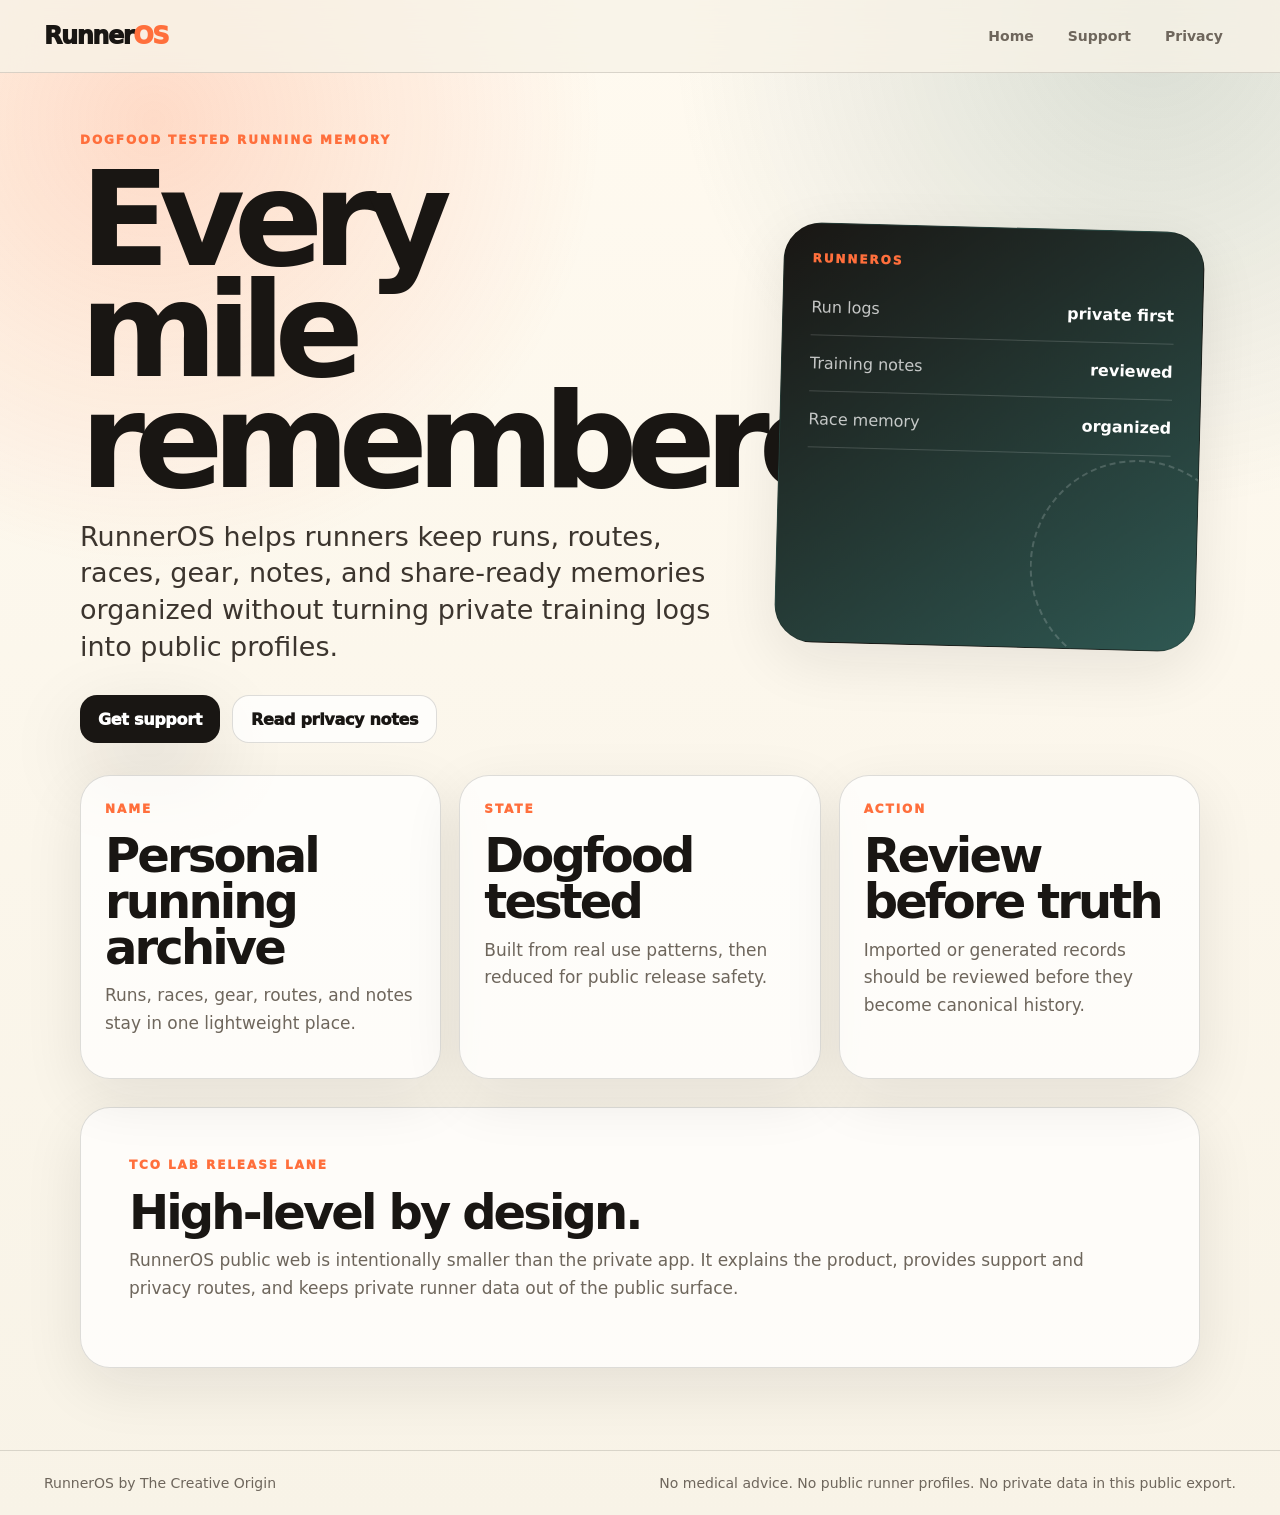
<file: index.html>
<!doctype html>
<html lang="en">
  <head>
    <meta charset="utf-8">
    <meta name="viewport" content="width=device-width, initial-scale=1">
    <meta http-equiv="refresh" content="0; url=./runneros/">
    <title>RunnerOS</title>
    <link rel="stylesheet" href="./runneros/assets/styles.css">
  </head>
  <body>
    <main class="simple-redirect">
      <p>Opening RunnerOS...</p>
      <a class="button dark" href="./runneros/">Open RunnerOS</a>
    </main>
  </body>
</html>
</file>
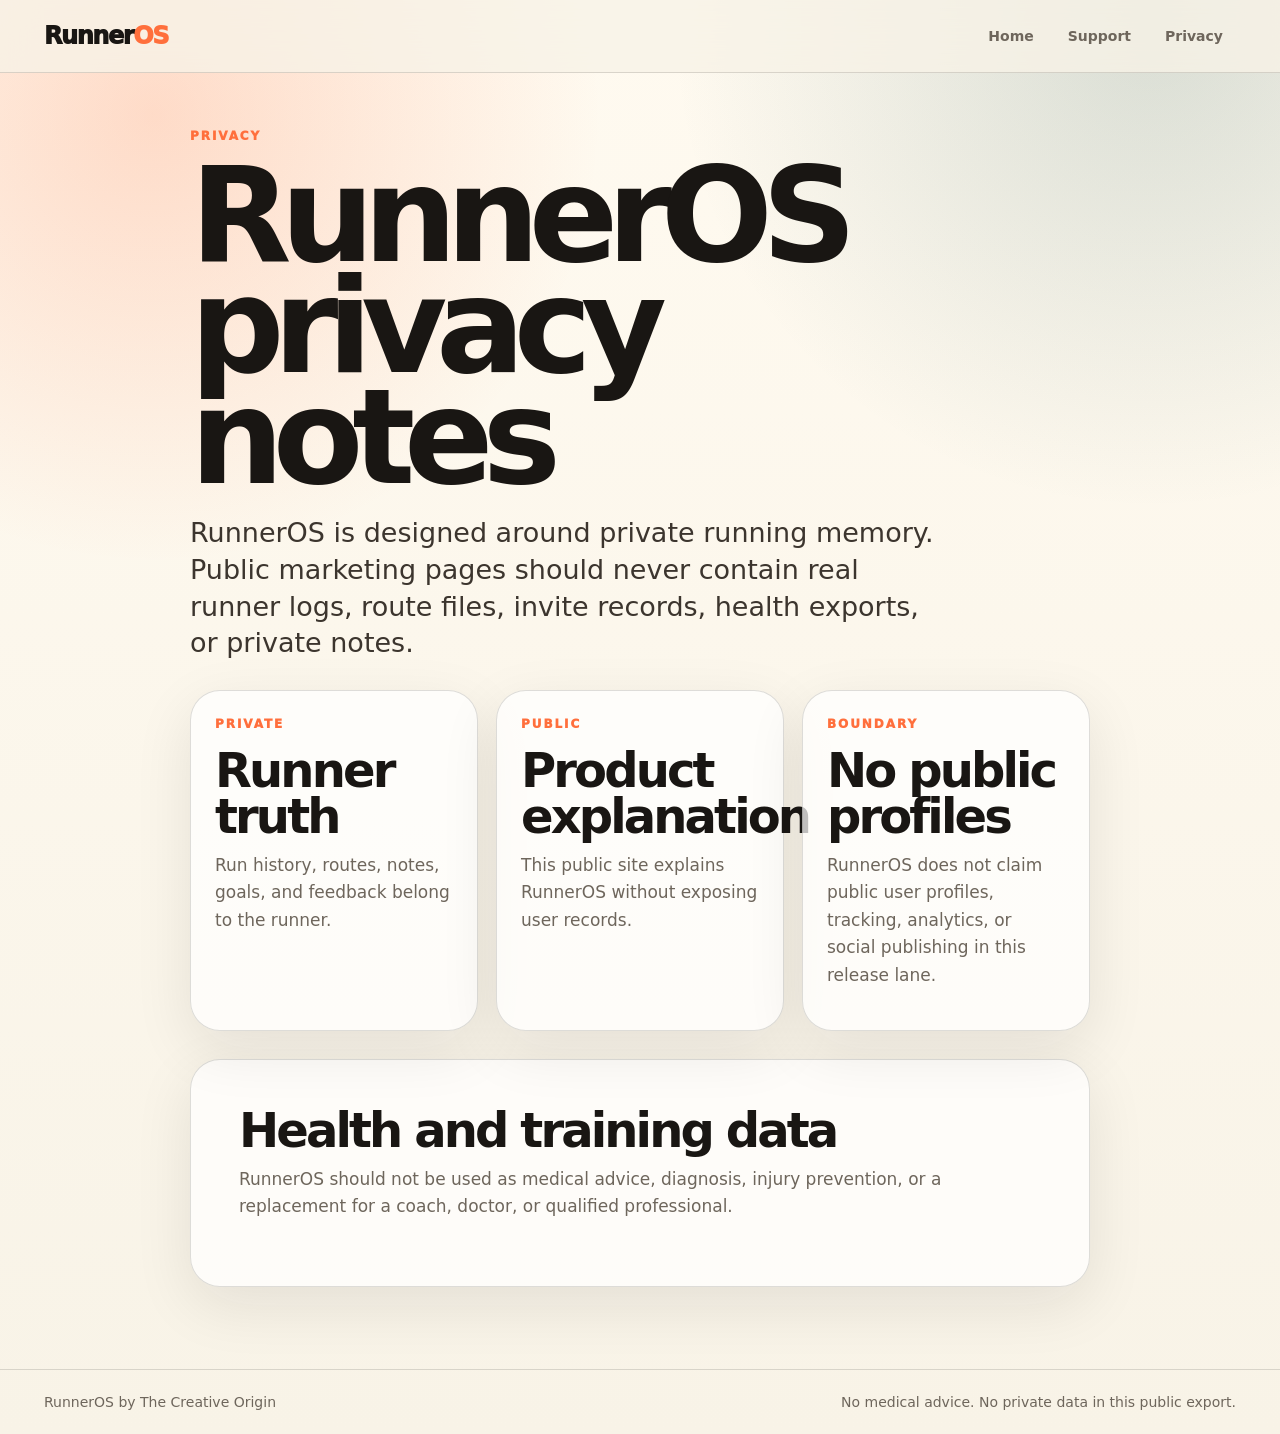
<file: privacy/index.html>
<!doctype html>
<html lang="en">
  <head>
    <meta charset="utf-8">
    <meta name="viewport" content="width=device-width, initial-scale=1">
    <meta http-equiv="refresh" content="0; url=../runneros/privacy/">
    <title>RunnerOS Privacy</title>
    <link rel="stylesheet" href="../runneros/assets/styles.css">
  </head>
  <body>
    <main class="simple-redirect">
      <p>Opening RunnerOS privacy...</p>
      <a class="button dark" href="../runneros/privacy/">Open privacy</a>
    </main>
  </body>
</html>
</file>
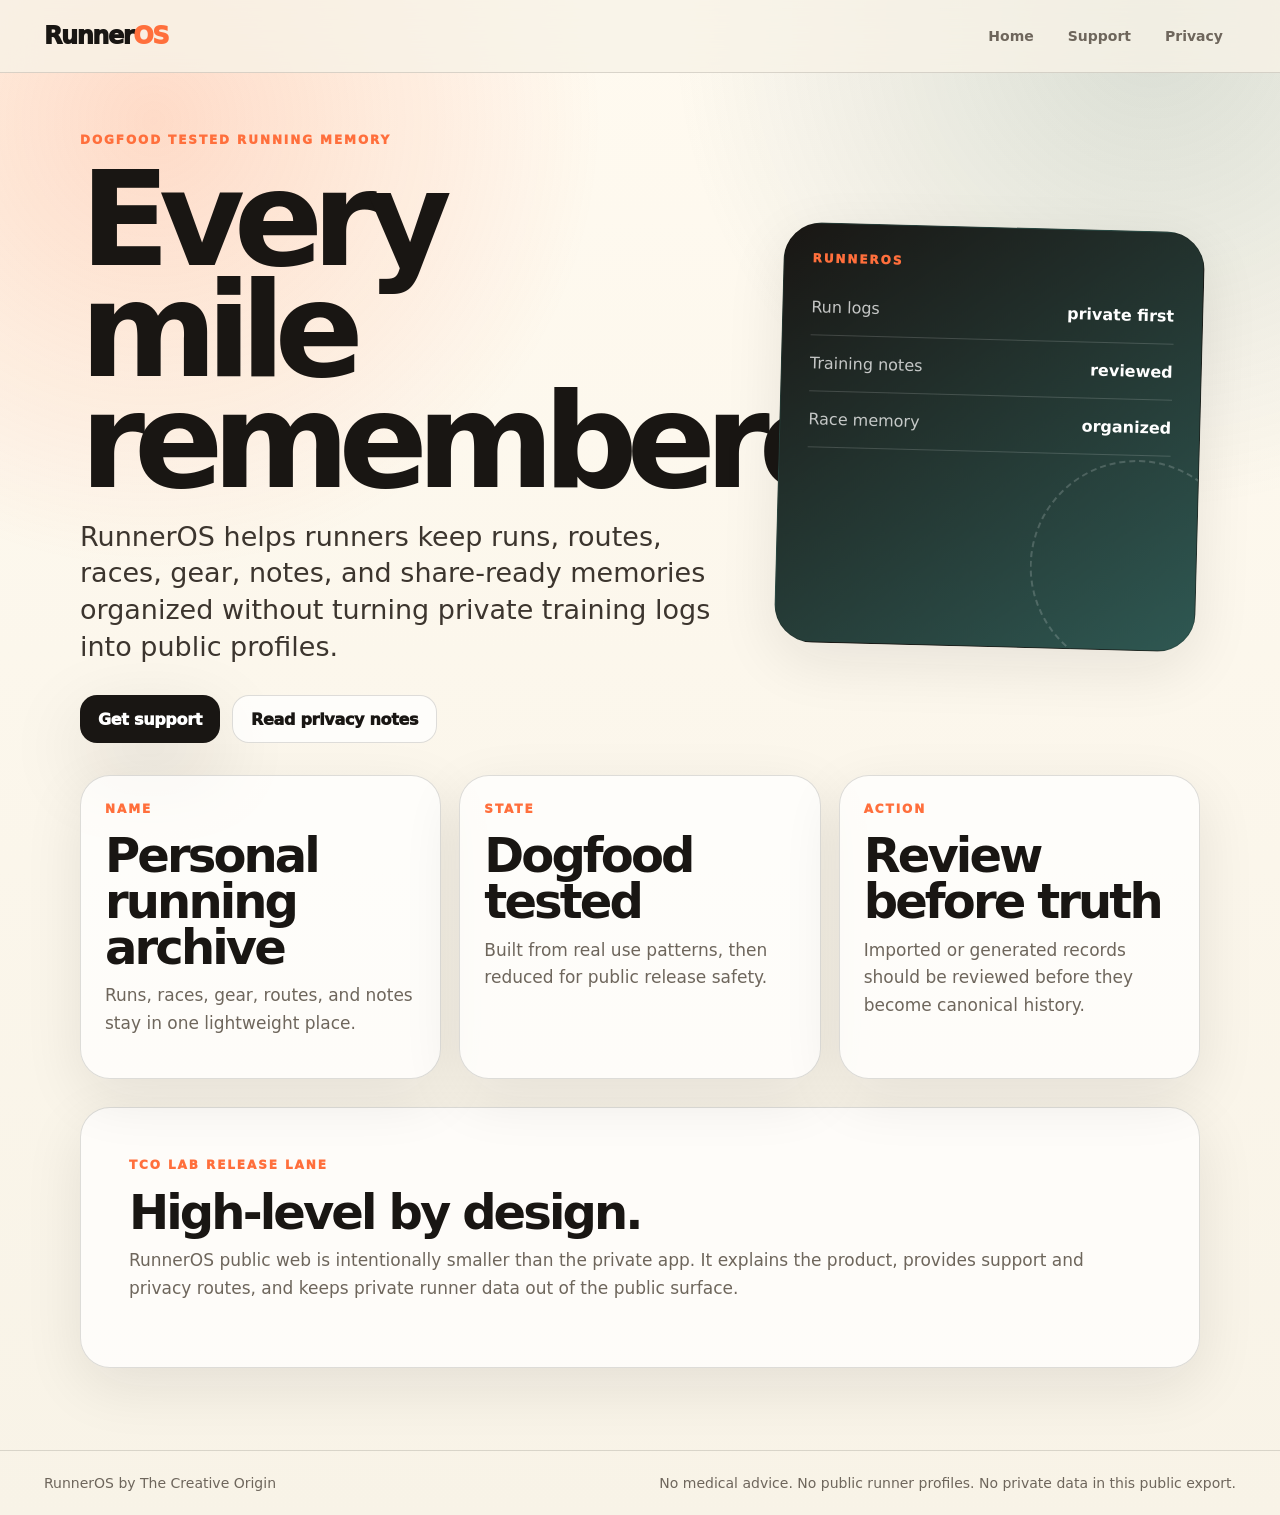
<file: runneros/index.html>
<!doctype html>
<html lang="en">
  <head>
    <meta charset="utf-8">
    <meta name="viewport" content="width=device-width, initial-scale=1">
    <meta name="description" content="RunnerOS is a lightweight run logging and training-notes app for runners, crews, and community run organizers.">
    <title>RunnerOS</title>
    <link rel="stylesheet" href="./assets/styles.css">
  </head>
  <body>
    <header class="site-header">
      <a class="mark" href="./">Runner<span>OS</span></a>
      <nav aria-label="Primary navigation">
        <a href="./">Home</a>
        <a href="./support/">Support</a>
        <a href="./privacy/">Privacy</a>
      </nav>
    </header>

    <main>
      <section class="hero">
        <div class="hero-copy">
          <p class="eyebrow">Dogfood tested running memory</p>
          <h1>Every mile remembered.</h1>
          <p class="lede">RunnerOS helps runners keep runs, routes, races, gear, notes, and share-ready memories organized without turning private training logs into public profiles.</p>
          <div class="actions">
            <a class="button dark" href="./support/">Get support</a>
            <a class="button light" href="./privacy/">Read privacy notes</a>
          </div>
        </div>
        <aside class="signal-card" aria-label="RunnerOS product summary">
          <div class="card-topline">RunnerOS</div>
          <div class="signal-row">
            <span>Run logs</span>
            <strong>private first</strong>
          </div>
          <div class="signal-row">
            <span>Training notes</span>
            <strong>reviewed</strong>
          </div>
          <div class="signal-row">
            <span>Race memory</span>
            <strong>organized</strong>
          </div>
        </aside>
      </section>

      <section class="panel-grid" aria-label="RunnerOS principles">
        <article class="panel">
          <p class="panel-label">Name</p>
          <h2>Personal running archive</h2>
          <p>Runs, races, gear, routes, and notes stay in one lightweight place.</p>
        </article>
        <article class="panel">
          <p class="panel-label">State</p>
          <h2>Dogfood tested</h2>
          <p>Built from real use patterns, then reduced for public release safety.</p>
        </article>
        <article class="panel">
          <p class="panel-label">Action</p>
          <h2>Review before truth</h2>
          <p>Imported or generated records should be reviewed before they become canonical history.</p>
        </article>
      </section>

      <section class="wide-panel">
        <p class="eyebrow">TCO Lab release lane</p>
        <h2>High-level by design.</h2>
        <p>RunnerOS public web is intentionally smaller than the private app. It explains the product, provides support and privacy routes, and keeps private runner data out of the public surface.</p>
      </section>
    </main>

    <footer>
      <span>RunnerOS by The Creative Origin</span>
      <span>No medical advice. No public runner profiles. No private data in this public export.</span>
    </footer>
  </body>
</html>
</file>
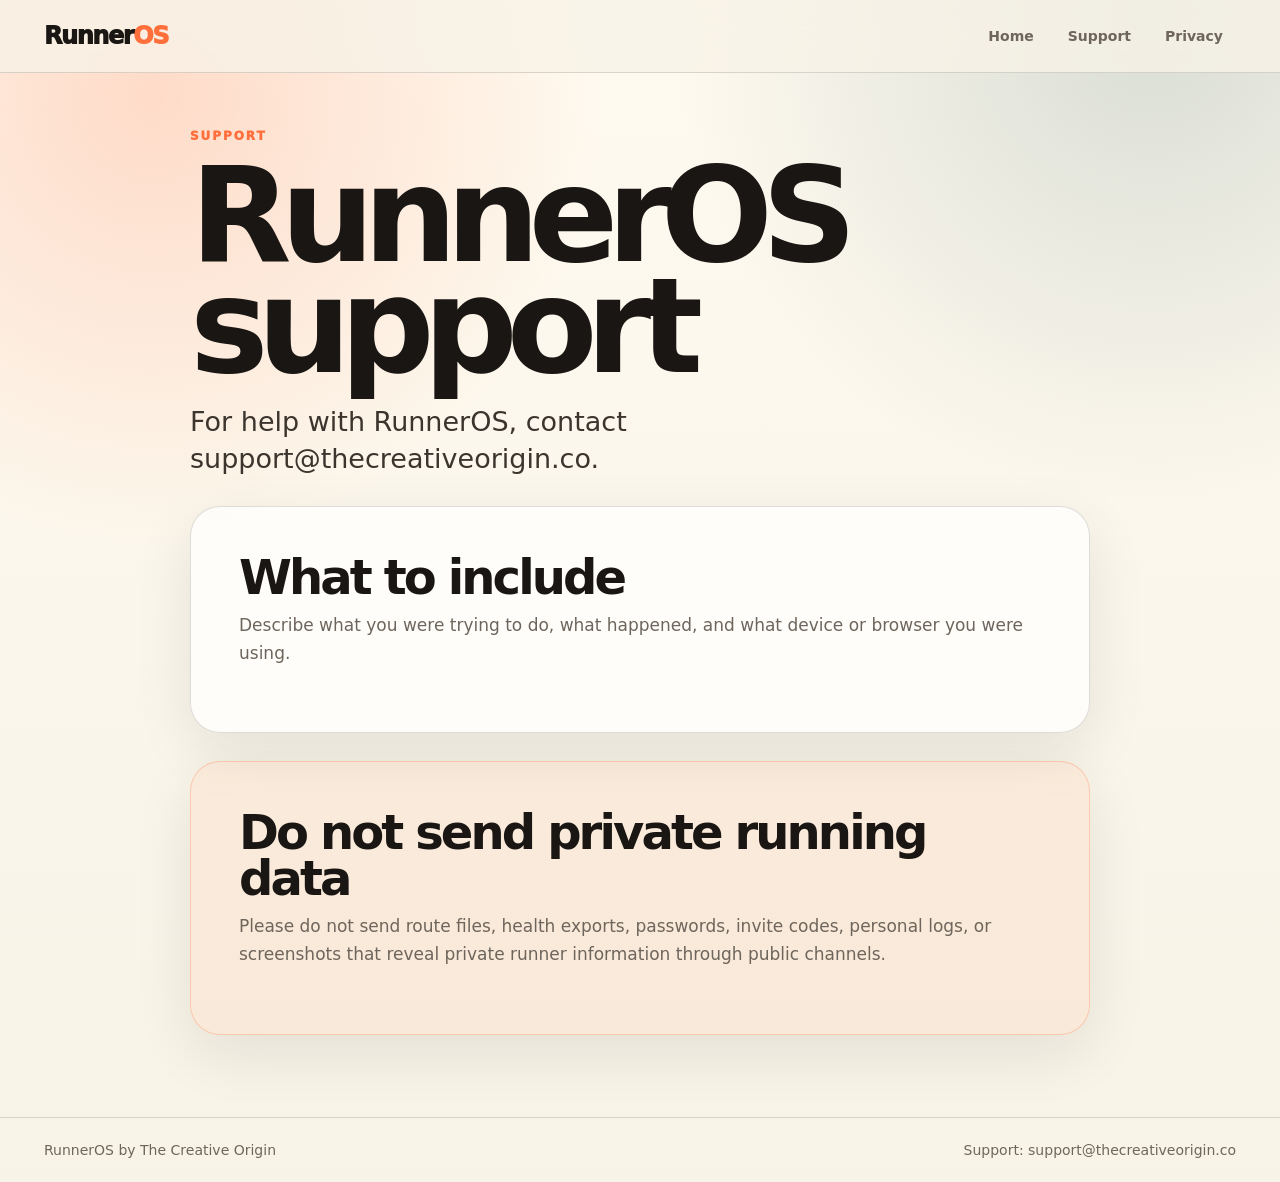
<file: support/index.html>
<!doctype html>
<html lang="en">
  <head>
    <meta charset="utf-8">
    <meta name="viewport" content="width=device-width, initial-scale=1">
    <meta http-equiv="refresh" content="0; url=../runneros/support/">
    <title>RunnerOS Support</title>
    <link rel="stylesheet" href="../runneros/assets/styles.css">
  </head>
  <body>
    <main class="simple-redirect">
      <p>Opening RunnerOS support...</p>
      <a class="button dark" href="../runneros/support/">Open support</a>
    </main>
  </body>
</html>
</file>
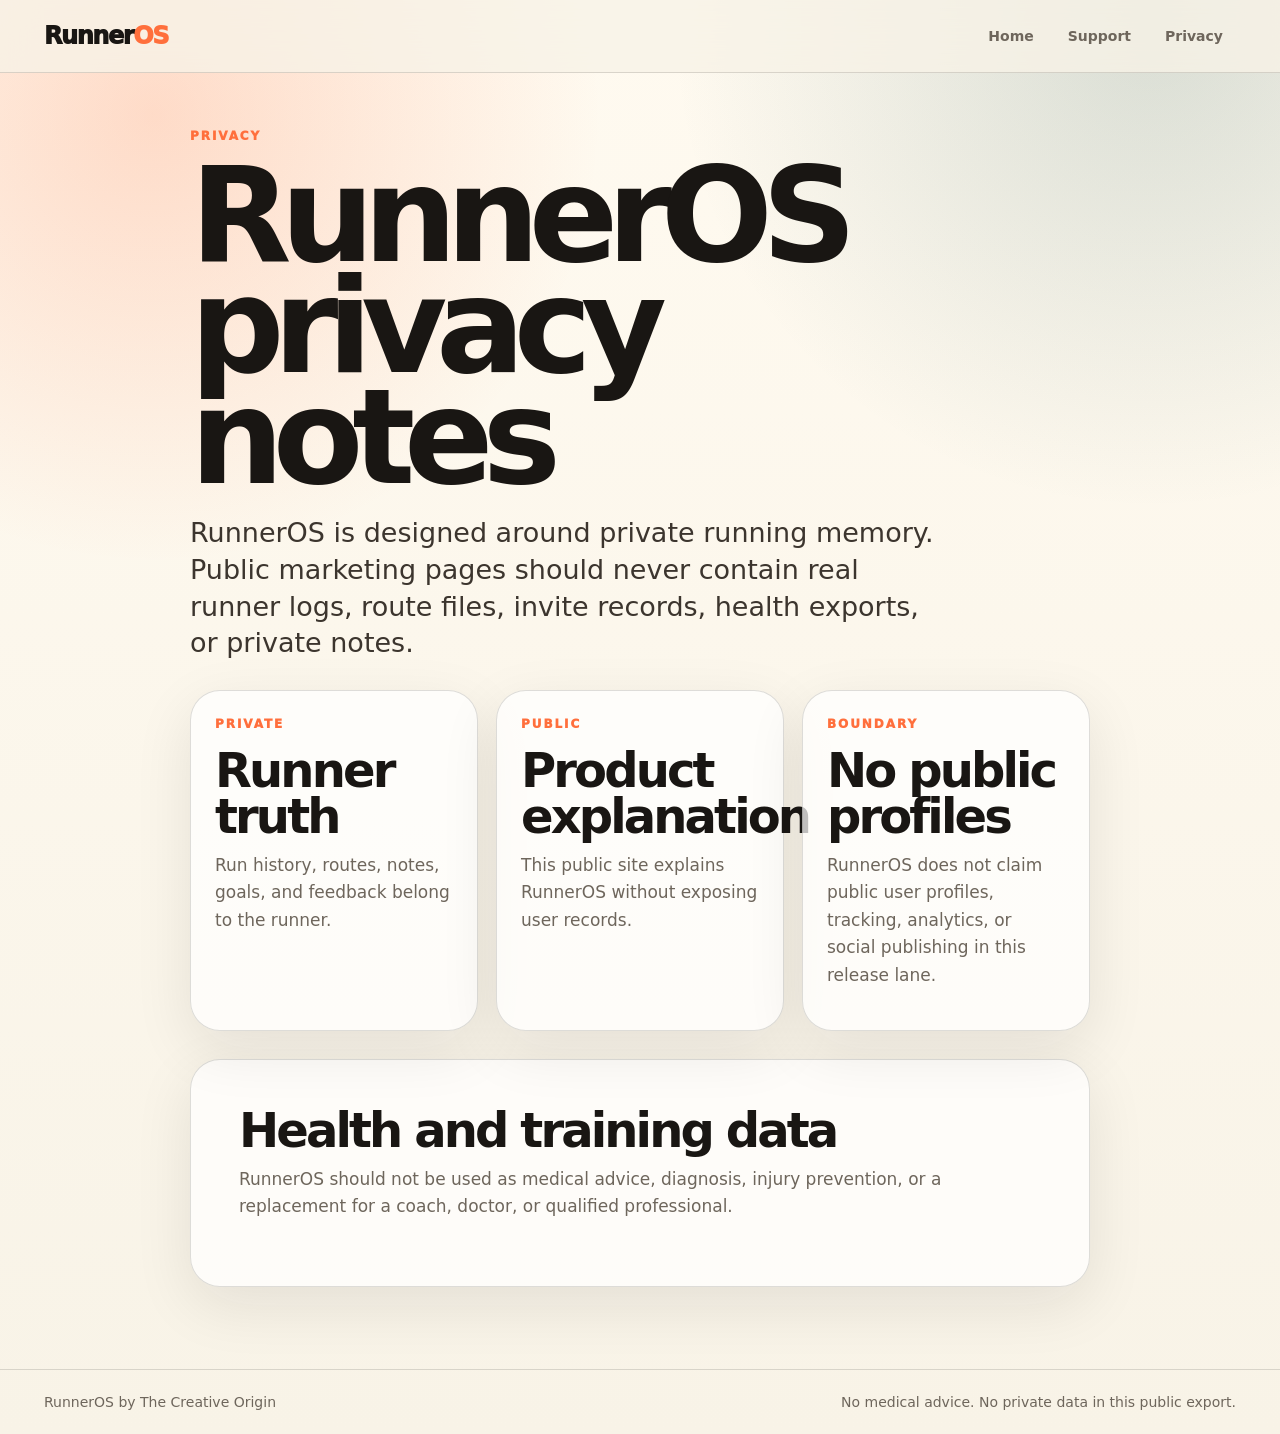
<file: runneros/privacy/index.html>
<!doctype html>
<html lang="en">
  <head>
    <meta charset="utf-8">
    <meta name="viewport" content="width=device-width, initial-scale=1">
    <meta name="description" content="RunnerOS privacy information.">
    <title>RunnerOS Privacy</title>
    <link rel="stylesheet" href="../assets/styles.css">
  </head>
  <body>
    <header class="site-header">
      <a class="mark" href="../">Runner<span>OS</span></a>
      <nav aria-label="Primary navigation">
        <a href="../">Home</a>
        <a href="../support/">Support</a>
        <a href="./">Privacy</a>
      </nav>
    </header>

    <main class="content-page">
      <p class="eyebrow">Privacy</p>
      <h1>RunnerOS privacy notes</h1>
      <p class="lede">RunnerOS is designed around private running memory. Public marketing pages should never contain real runner logs, route files, invite records, health exports, or private notes.</p>

      <section class="panel-grid">
        <article class="panel">
          <p class="panel-label">Private</p>
          <h2>Runner truth</h2>
          <p>Run history, routes, notes, goals, and feedback belong to the runner.</p>
        </article>
        <article class="panel">
          <p class="panel-label">Public</p>
          <h2>Product explanation</h2>
          <p>This public site explains RunnerOS without exposing user records.</p>
        </article>
        <article class="panel">
          <p class="panel-label">Boundary</p>
          <h2>No public profiles</h2>
          <p>RunnerOS does not claim public user profiles, tracking, analytics, or social publishing in this release lane.</p>
        </article>
      </section>

      <section class="wide-panel">
        <h2>Health and training data</h2>
        <p>RunnerOS should not be used as medical advice, diagnosis, injury prevention, or a replacement for a coach, doctor, or qualified professional.</p>
      </section>
    </main>

    <footer>
      <span>RunnerOS by The Creative Origin</span>
      <span>No medical advice. No private data in this public export.</span>
    </footer>
  </body>
</html>
</file>
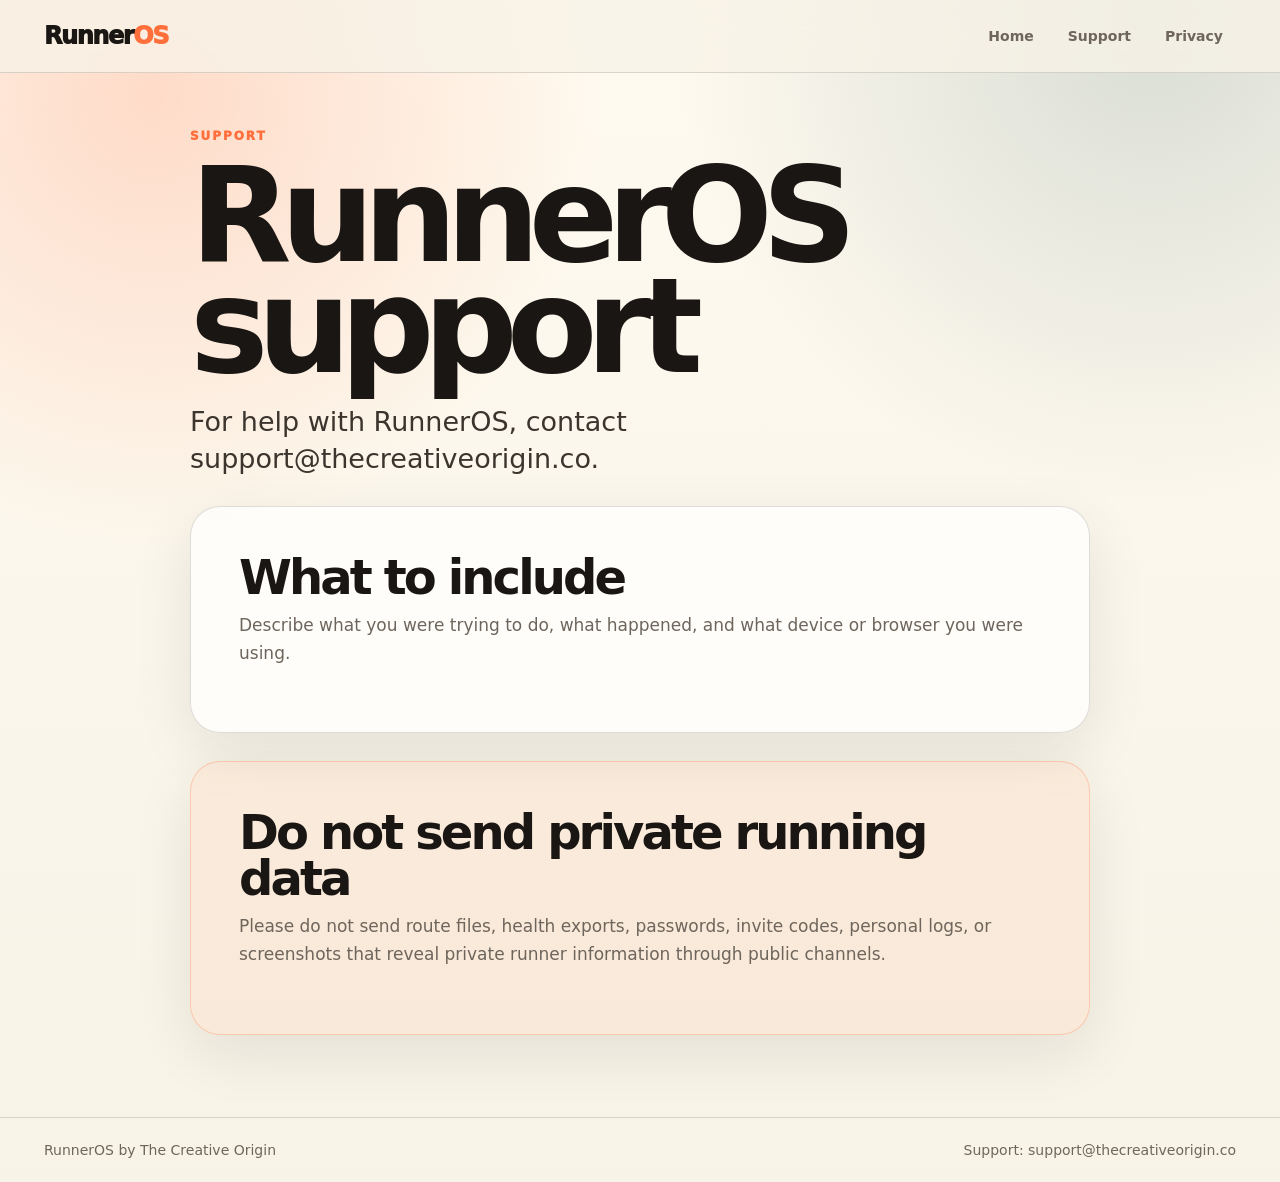
<file: runneros/support/index.html>
<!doctype html>
<html lang="en">
  <head>
    <meta charset="utf-8">
    <meta name="viewport" content="width=device-width, initial-scale=1">
    <meta name="description" content="RunnerOS support information.">
    <title>RunnerOS Support</title>
    <link rel="stylesheet" href="../assets/styles.css">
  </head>
  <body>
    <header class="site-header">
      <a class="mark" href="../">Runner<span>OS</span></a>
      <nav aria-label="Primary navigation">
        <a href="../">Home</a>
        <a href="./">Support</a>
        <a href="../privacy/">Privacy</a>
      </nav>
    </header>

    <main class="content-page">
      <p class="eyebrow">Support</p>
      <h1>RunnerOS support</h1>
      <p class="lede">For help with RunnerOS, contact support@thecreativeorigin.co.</p>

      <section class="wide-panel">
        <h2>What to include</h2>
        <p>Describe what you were trying to do, what happened, and what device or browser you were using.</p>
      </section>

      <section class="wide-panel warning">
        <h2>Do not send private running data</h2>
        <p>Please do not send route files, health exports, passwords, invite codes, personal logs, or screenshots that reveal private runner information through public channels.</p>
      </section>
    </main>

    <footer>
      <span>RunnerOS by The Creative Origin</span>
      <span>Support: support@thecreativeorigin.co</span>
    </footer>
  </body>
</html>
</file>
<file: runneros/assets/styles.css>
:root {
  --paper: #f8f3e7;
  --paper-strong: #fffaf0;
  --ink: #191613;
  --muted: #6e665c;
  --line: rgba(25, 22, 19, 0.14);
  --panel: rgba(255, 255, 255, 0.72);
  --accent: #ff6f3c;
  --forest: #315f59;
  --shadow: 0 28px 80px rgba(25, 22, 19, 0.14);
}

* {
  box-sizing: border-box;
}

html {
  background: var(--paper);
}

body {
  margin: 0;
  min-height: 100vh;
  color: var(--ink);
  font-family: ui-rounded, "SF Pro Rounded", "Avenir Next", system-ui, -apple-system, BlinkMacSystemFont, sans-serif;
  background:
    radial-gradient(circle at 12% 8%, rgba(255, 111, 60, 0.22), transparent 28rem),
    radial-gradient(circle at 90% 2%, rgba(49, 95, 89, 0.18), transparent 30rem),
    linear-gradient(180deg, var(--paper-strong), var(--paper));
}

a {
  color: inherit;
  text-decoration: none;
}

.site-header {
  position: sticky;
  top: 0;
  z-index: 10;
  display: flex;
  align-items: center;
  justify-content: space-between;
  gap: 24px;
  padding: 18px clamp(18px, 4vw, 44px);
  border-bottom: 1px solid var(--line);
  background: rgba(248, 243, 231, 0.78);
  backdrop-filter: blur(18px);
}

.mark {
  font-size: 24px;
  font-weight: 950;
  letter-spacing: -0.06em;
}

.mark span {
  color: var(--accent);
}

nav {
  display: flex;
  flex-wrap: wrap;
  gap: 8px;
  color: var(--muted);
  font-size: 14px;
  font-weight: 800;
}

nav a {
  padding: 9px 12px;
  border: 1px solid transparent;
  border-radius: 999px;
}

nav a:hover,
nav a:focus-visible {
  border-color: var(--line);
  background: white;
  color: var(--ink);
  outline: none;
}

main {
  width: min(1120px, calc(100% - 36px));
  margin: 0 auto;
  padding: 54px 0 82px;
}

.hero {
  display: grid;
  grid-template-columns: minmax(0, 1.1fr) minmax(280px, 0.72fr);
  gap: clamp(24px, 5vw, 56px);
  align-items: center;
  min-height: 620px;
}

.hero-copy {
  max-width: 760px;
}

.eyebrow,
.panel-label,
.card-topline {
  margin: 0 0 14px;
  color: var(--accent);
  font-size: 12px;
  font-weight: 950;
  letter-spacing: 0.16em;
  text-transform: uppercase;
}

h1,
h2,
h3,
p {
  margin-top: 0;
}

h1 {
  max-width: 850px;
  margin-bottom: 22px;
  font-size: clamp(58px, 12vw, 132px);
  line-height: 0.84;
  letter-spacing: -0.085em;
}

h2 {
  margin-bottom: 12px;
  font-size: clamp(28px, 5vw, 48px);
  line-height: 0.95;
  letter-spacing: -0.06em;
}

h3 {
  font-size: 22px;
  letter-spacing: -0.035em;
}

p {
  color: var(--muted);
  font-size: 17px;
  line-height: 1.62;
}

.lede {
  max-width: 760px;
  color: #3c352e;
  font-size: clamp(20px, 3vw, 27px);
  line-height: 1.36;
}

.actions {
  display: flex;
  flex-wrap: wrap;
  gap: 12px;
  margin-top: 30px;
}

.button {
  display: inline-flex;
  min-height: 48px;
  align-items: center;
  justify-content: center;
  border-radius: 17px;
  padding: 13px 18px;
  font-weight: 950;
  letter-spacing: -0.02em;
}

.button.dark {
  background: var(--ink);
  color: white;
  box-shadow: var(--shadow);
}

.button.light {
  border: 1px solid var(--line);
  background: rgba(255, 255, 255, 0.74);
  color: var(--ink);
}

.button:hover,
.button:focus-visible {
  transform: translateY(-2px);
  outline: 3px solid rgba(255, 111, 60, 0.28);
  outline-offset: 3px;
}

.signal-card,
.panel,
.wide-panel {
  border: 1px solid var(--line);
  background: var(--panel);
  box-shadow: 0 18px 60px rgba(25, 22, 19, 0.09);
}

.signal-card {
  position: relative;
  overflow: hidden;
  min-height: 420px;
  border-radius: 38px;
  padding: 28px;
  background:
    linear-gradient(145deg, rgba(25, 22, 19, 0.95), rgba(49, 95, 89, 0.9)),
    var(--ink);
  color: white;
  transform: rotate(1.5deg);
}

.signal-card::after {
  content: "";
  position: absolute;
  right: -48px;
  bottom: -24px;
  width: 210px;
  height: 210px;
  border: 2px dashed rgba(255, 255, 255, 0.18);
  border-radius: 50%;
}

.signal-card .card-topline {
  color: var(--accent);
}

.signal-row {
  display: flex;
  justify-content: space-between;
  gap: 18px;
  padding: 18px 0;
  border-bottom: 1px solid rgba(255, 255, 255, 0.16);
  color: rgba(255, 255, 255, 0.74);
}

.signal-row strong {
  color: white;
}

.panel-grid {
  display: grid;
  grid-template-columns: repeat(3, minmax(0, 1fr));
  gap: 18px;
  margin-top: 28px;
}

.panel,
.wide-panel {
  border-radius: 30px;
  padding: 24px;
}

.panel {
  min-height: 230px;
}

.wide-panel {
  margin-top: 28px;
  padding: clamp(26px, 5vw, 48px);
}

.wide-panel.warning {
  border-color: rgba(255, 111, 60, 0.28);
  background: rgba(255, 111, 60, 0.08);
}

.content-page {
  max-width: 900px;
}

.simple-redirect {
  display: grid;
  min-height: 100vh;
  place-content: center;
  gap: 18px;
  text-align: center;
}

footer {
  display: flex;
  justify-content: space-between;
  gap: 18px;
  padding: 24px clamp(18px, 4vw, 44px);
  border-top: 1px solid var(--line);
  color: var(--muted);
  font-size: 14px;
}

@media (max-width: 820px) {
  .site-header,
  footer {
    align-items: flex-start;
    flex-direction: column;
  }

  .hero,
  .panel-grid {
    grid-template-columns: 1fr;
  }

  .hero {
    min-height: auto;
  }

  .signal-card {
    min-height: 320px;
    transform: none;
  }
}
</file>
